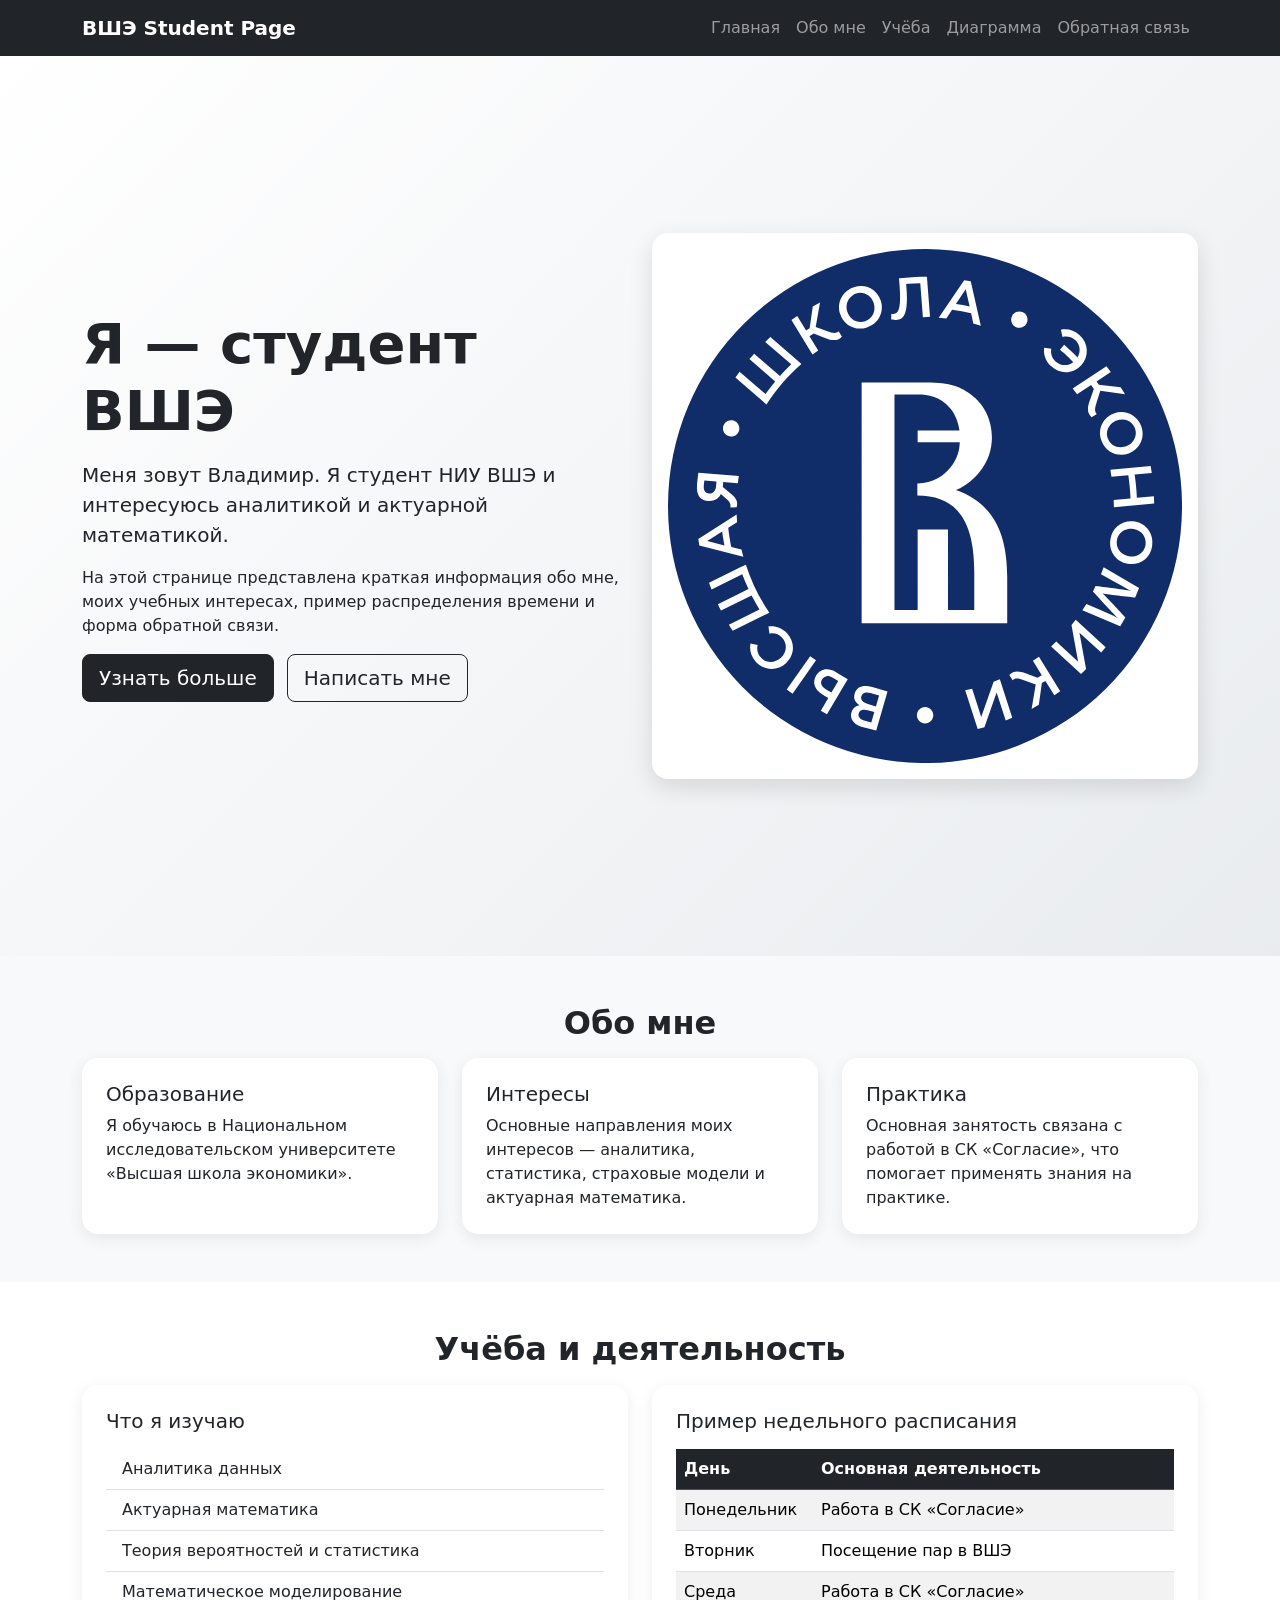
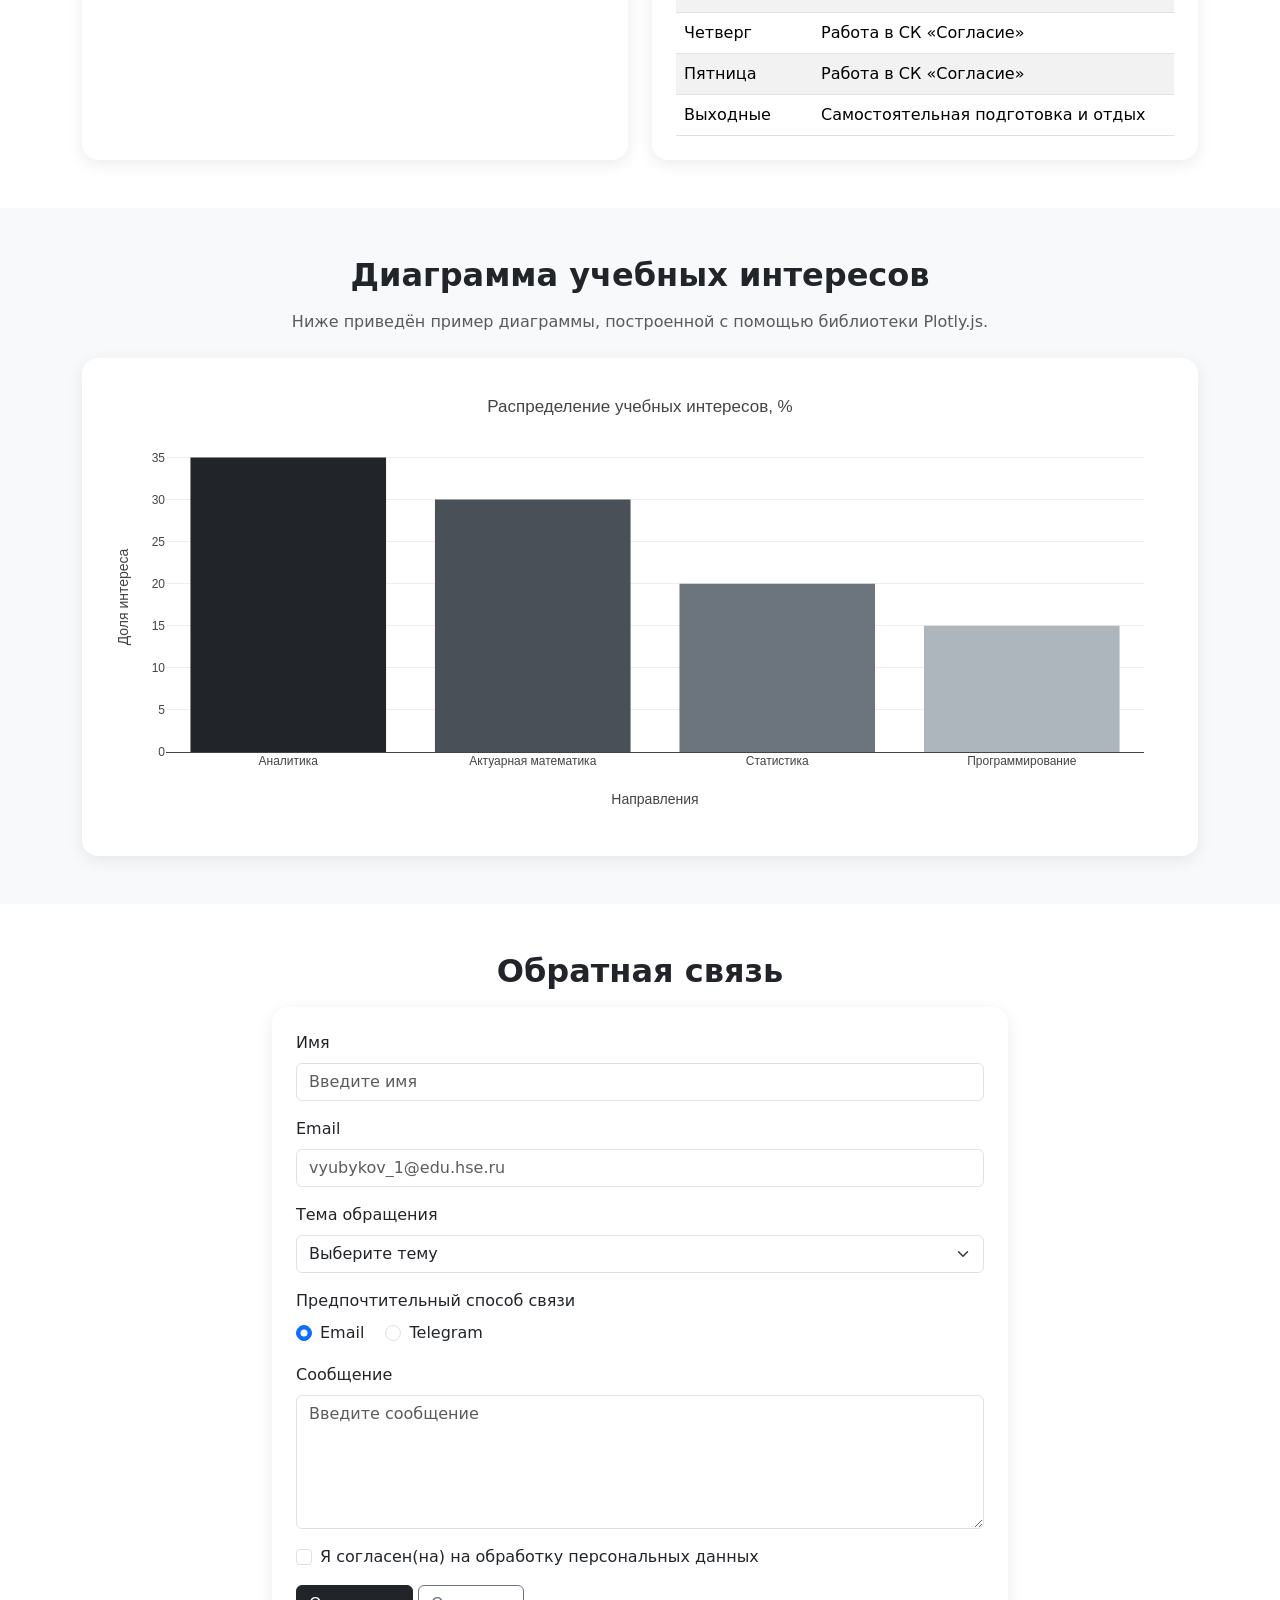
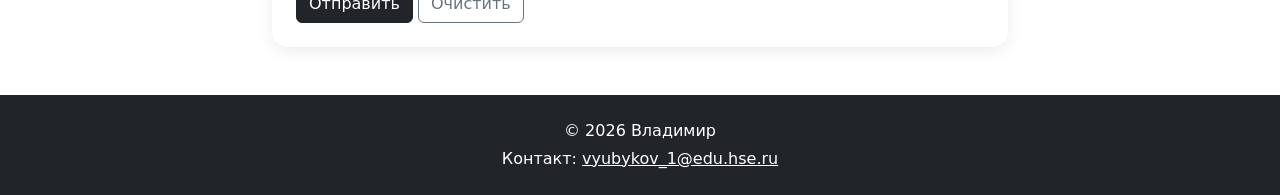
<file: index.html>
<!DOCTYPE html>
<html lang="ru">
<head>
  <meta charset="UTF-8" />
  <meta name="viewport" content="width=device-width, initial-scale=1" />
  <title>Я — студент ВШЭ</title>

  <!-- Bootstrap CSS -->
  <link
    href="https://cdn.jsdelivr.net/npm/bootstrap@5.3.8/dist/css/bootstrap.min.css"
    rel="stylesheet"
  />

  <style>
    html {
      scroll-behavior: smooth;
    }

    body {
      background: #f8f9fa;
    }

    .hero {
      min-height: 100vh;
      display: flex;
      align-items: center;
      background: linear-gradient(135deg, #ffffff 0%, #e9ecef 100%);
    }

    .section-title {
      margin-bottom: 1rem;
      font-weight: 700;
    }

    .navbar-brand {
      font-weight: 700;
    }

    .profile-img {
      max-width: 100%;
      border-radius: 1rem;
      box-shadow: 0 0.5rem 1.5rem rgba(0, 0, 0, 0.12);
      background: #fff;
      padding: 1rem;
    }

    .card {
      border: none;
      border-radius: 1rem;
      box-shadow: 0 0.25rem 1rem rgba(0, 0, 0, 0.08);
    }

    footer {
      background: #212529;
      color: white;
    }
  </style>
</head>
<body>

  <!-- Navbar -->
  <nav class="navbar navbar-expand-lg navbar-dark bg-dark sticky-top">
    <div class="container">
      <a class="navbar-brand" href="#home">ВШЭ Student Page</a>
      <button
        class="navbar-toggler"
        type="button"
        data-bs-toggle="collapse"
        data-bs-target="#mainNav"
        aria-controls="mainNav"
        aria-expanded="false"
        aria-label="Переключить навигацию"
      >
        <span class="navbar-toggler-icon"></span>
      </button>

      <div class="collapse navbar-collapse" id="mainNav">
        <ul class="navbar-nav ms-auto">
          <li class="nav-item"><a class="nav-link" href="#home">Главная</a></li>
          <li class="nav-item"><a class="nav-link" href="#about">Обо мне</a></li>
          <li class="nav-item"><a class="nav-link" href="#study">Учёба</a></li>
          <li class="nav-item"><a class="nav-link" href="#chart">Диаграмма</a></li>
          <li class="nav-item"><a class="nav-link" href="#contact">Обратная связь</a></li>
        </ul>
      </div>
    </div>
  </nav>

  <!-- Hero -->
  <section id="home" class="hero">
    <div class="container">
      <div class="row align-items-center gy-4">
        <div class="col-lg-6">
          <h1 class="display-4 fw-bold mb-3">Я — студент ВШЭ</h1>
          <p class="lead">
            Меня зовут Владимир. Я студент НИУ ВШЭ и интересуюсь
            аналитикой и актуарной математикой.
          </p>
          <p>
            На этой странице представлена краткая информация обо мне,
            моих учебных интересах, пример распределения времени и форма обратной связи.
          </p>
          <a href="#about" class="btn btn-dark btn-lg me-2">Узнать больше</a>
          <a href="#contact" class="btn btn-outline-dark btn-lg">Написать мне</a>
        </div>

        <div class="col-lg-6 text-center">
          <img src="assets/hse.svg" alt="Символика ВШЭ" class="profile-img img-fluid" />
        </div>
      </div>
    </div>
  </section>

  <!-- About -->
  <section id="about" class="py-5">
    <div class="container">
      <h2 class="section-title text-center">Обо мне</h2>
      <div class="row g-4">
        <div class="col-md-4">
          <div class="card h-100 p-4">
            <h3 class="h5">Образование</h3>
            <p class="mb-0">
              Я обучаюсь в Национальном исследовательском университете
              «Высшая школа экономики».
            </p>
          </div>
        </div>

        <div class="col-md-4">
          <div class="card h-100 p-4">
            <h3 class="h5">Интересы</h3>
            <p class="mb-0">
              Основные направления моих интересов —
              аналитика, статистика, страховые модели и актуарная математика.
            </p>
          </div>
        </div>

        <div class="col-md-4">
          <div class="card h-100 p-4">
            <h3 class="h5">Практика</h3>
            <p class="mb-0">
              Основная занятость связана с работой в СК «Согласие»,
              что помогает применять знания на практике.
            </p>
          </div>
        </div>
      </div>
    </div>
  </section>

  <!-- Study -->
  <section id="study" class="py-5 bg-white">
    <div class="container">
      <h2 class="section-title text-center">Учёба и деятельность</h2>

      <div class="row g-4 align-items-stretch">
        <div class="col-lg-6">
          <div class="card h-100 p-4">
            <h3 class="h5 mb-3">Что я изучаю</h3>
            <ul class="list-group list-group-flush">
              <li class="list-group-item">Аналитика данных</li>
              <li class="list-group-item">Актуарная математика</li>
              <li class="list-group-item">Теория вероятностей и статистика</li>
              <li class="list-group-item">Математическое моделирование</li>
            </ul>
          </div>
        </div>

        <div class="col-lg-6">
          <div class="card h-100 p-4">
            <h3 class="h5 mb-3">Пример недельного расписания</h3>
            <div class="table-responsive">
              <table class="table table-striped table-hover align-middle mb-0">
                <thead class="table-dark">
                  <tr>
                    <th>День</th>
                    <th>Основная деятельность</th>
                  </tr>
                </thead>
                <tbody>
                  <tr>
                    <td>Понедельник</td>
                    <td>Работа в СК «Согласие»</td>
                  </tr>
                  <tr>
                    <td>Вторник</td>
                    <td>Посещение пар в ВШЭ</td>
                  </tr>
                  <tr>
                    <td>Среда</td>
                    <td>Работа в СК «Согласие»</td>
                  </tr>
                  <tr>
                    <td>Четверг</td>
                    <td>Работа в СК «Согласие»</td>
                  </tr>
                  <tr>
                    <td>Пятница</td>
                    <td>Работа в СК «Согласие»</td>
                  </tr>
                  <tr>
                    <td>Выходные</td>
                    <td>Самостоятельная подготовка и отдых</td>
                  </tr>
                </tbody>
              </table>
            </div>
          </div>
        </div>
      </div>

    </div>
  </section>

  <!-- Chart -->
  <section id="chart" class="py-5">
    <div class="container">
      <h2 class="section-title text-center">Диаграмма учебных интересов</h2>
      <p class="text-center text-muted mb-4">
        Ниже приведён пример диаграммы, построенной с помощью библиотеки Plotly.js.
      </p>

      <div class="card p-4">
        <div id="plotlyChart" style="width: 100%; height: 450px;"></div>
      </div>
    </div>
  </section>

  <!-- Contact -->
  <section id="contact" class="py-5 bg-white">
    <div class="container">
      <h2 class="section-title text-center">Обратная связь</h2>

      <div class="row justify-content-center">
        <div class="col-lg-8">
          <div class="card p-4">
            <form>
              <div class="mb-3">
                <label for="name" class="form-label">Имя</label>
                <input type="text" class="form-control" id="name" placeholder="Введите имя" required />
              </div>

              <div class="mb-3">
                <label for="email" class="form-label">Email</label>
                <input
                  type="email"
                  class="form-control"
                  id="email"
                  placeholder="vyubykov_1@edu.hse.ru"
                  required
                />
              </div>

              <div class="mb-3">
                <label for="topic" class="form-label">Тема обращения</label>
                <select class="form-select" id="topic" required>
                  <option selected disabled>Выберите тему</option>
                  <option>Учёба</option>
                  <option>Аналитика</option>
                  <option>Актуарная математика</option>
                  <option>Работа</option>
                  <option>Другое</option>
                </select>
              </div>

              <div class="mb-3">
                <label class="form-label d-block">Предпочтительный способ связи</label>
                <div class="form-check form-check-inline">
                  <input class="form-check-input" type="radio" name="contactMethod" id="contactEmail" checked />
                  <label class="form-check-label" for="contactEmail">Email</label>
                </div>
                <div class="form-check form-check-inline">
                  <input class="form-check-input" type="radio" name="contactMethod" id="contactTelegram" />
                  <label class="form-check-label" for="contactTelegram">Telegram</label>
                </div>
              </div>

              <div class="mb-3">
                <label for="message" class="form-label">Сообщение</label>
                <textarea
                  class="form-control"
                  id="message"
                  rows="5"
                  placeholder="Введите сообщение"
                  required
                ></textarea>
              </div>

              <div class="form-check mb-3">
                <input class="form-check-input" type="checkbox" id="agree" required />
                <label class="form-check-label" for="agree">
                  Я согласен(на) на обработку персональных данных
                </label>
              </div>

              <button type="submit" class="btn btn-dark">Отправить</button>
              <button type="reset" class="btn btn-outline-secondary">Очистить</button>
            </form>
          </div>
        </div>
      </div>
    </div>
  </section>

  <footer class="py-4">
    <div class="container text-center">
      <p class="mb-1">© 2026 Владимир</p>
      <p class="mb-0">
        Контакт:
        <a href="mailto:vyubykov_1@edu.hse.ru" class="text-white">
          vyubykov_1@edu.hse.ru
        </a>
      </p>
    </div>
  </footer>

  <!-- Bootstrap JS -->
  <script
    src="https://cdn.jsdelivr.net/npm/bootstrap@5.3.8/dist/js/bootstrap.bundle.min.js"
  ></script>

  <!-- Plotly -->
  <script src="https://cdn.plot.ly/plotly-2.35.2.min.js"></script>

  <script>
    const data = [{
      x: ['Аналитика', 'Актуарная математика', 'Статистика', 'Программирование'],
      y: [35, 30, 20, 15],
      type: 'bar',
      marker: {
        color: ['#212529', '#495057', '#6c757d', '#adb5bd']
      }
    }];

    const layout = {
      title: 'Распределение учебных интересов, %',
      xaxis: {
        title: 'Направления'
      },
      yaxis: {
        title: 'Доля интереса'
      },
      margin: { t: 60, l: 60, r: 30, b: 80 }
    };

    Plotly.newPlot('plotlyChart', data, layout, {responsive: true});
  </script>
</body>
</html>
</file>
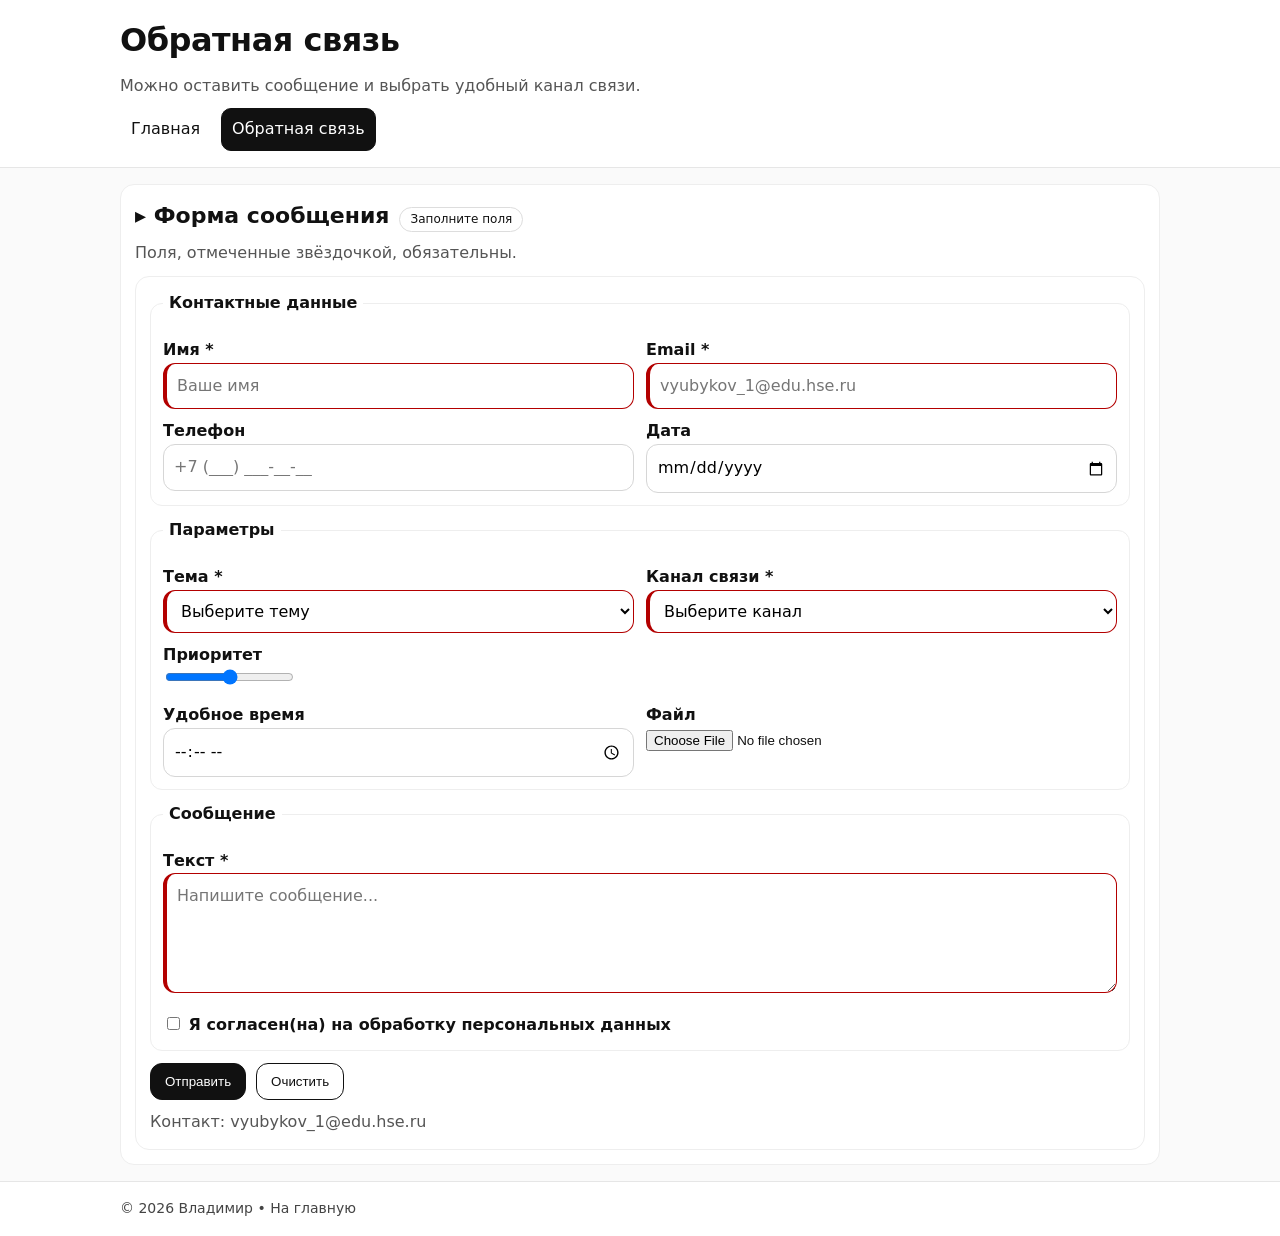
<file: feedback.html>
<!DOCTYPE html>
<html lang="ru">
<head>
  <meta charset="UTF-8" />
  <meta name="viewport" content="width=device-width, initial-scale=1" />
  <title>Обратная связь</title>
  <link rel="stylesheet" href="style.css" />

  <!-- Внутренние стили (несколько определений) -->
  <style>
    /* внутренний стиль: подсветим заголовок формы и метку обязательности */
    .form-title { display:flex; align-items:baseline; gap:10px; }
    .required-hint::after { content: " *"; font-weight: 800; }
  </style>
</head>

<body>
  <header class="site-header">
    <div class="container">
      <h1>Обратная связь</h1>
      <p class="muted" style="margin-top:0;">
        Можно оставить сообщение и выбрать удобный канал связи.
      </p>

      <nav class="nav" aria-label="Основная навигация">
        <a href="index.html"><span>Главная</span></a>
        <a href="feedback.html" aria-current="page"><span>Обратная связь</span></a>
      </nav>
    </div>
  </header>

  <main>
    <div class="container">
      <div class="card">
        <div class="form-title">
          <h2 class="section-title" style="margin:0;">Форма сообщения</h2>
          <span class="badge">Заполните поля</span>
        </div>
        <p class="muted" style="margin-top:8px;">
          Поля, отмеченные звёздочкой, обязательны.
        </p>

        <form action="#" method="post" autocomplete="on">
          <fieldset>
            <legend>Контактные данные</legend>

            <div class="row">
              <div class="col">
                <label for="name" class="required-hint">Имя</label>
                <input id="name" name="name" type="text" required placeholder="Ваше имя" />
              </div>

              <div class="col">
                <label for="email" class="required-hint">Email</label>
                <input id="email" name="email" type="email" required placeholder="vyubykov_1@edu.hse.ru" />
              </div>
            </div>

            <div class="row">
              <div class="col">
                <label for="phone">Телефон</label>
                <input id="phone" name="phone" type="tel" placeholder="+7 (___) ___-__-__" />
              </div>
              <div class="col">
                <label for="date">Дата</label>
                <input id="date" name="date" type="date" />
              </div>
            </div>
          </fieldset>

          <fieldset>
            <legend>Параметры</legend>

            <div class="row">
              <div class="col">
                <label for="topic" class="required-hint">Тема</label>
                <select id="topic" name="topic" required>
                  <option value="" selected disabled>Выберите тему</option>
                  <option value="study">Учёба</option>
                  <option value="work">Работа</option>
                  <option value="math">Актуарная математика</option>
                  <option value="analytics">Аналитика</option>
                  <option value="other">Другое</option>
                </select>
              </div>

              <div class="col">
                <label for="channel" class="required-hint">Канал связи</label>
                <select id="channel" name="channel" required>
                  <option value="" selected disabled>Выберите канал</option>
                  <option value="email">Email</option>
                  <option value="phone">Телефон</option>
                  <option value="telegram">Telegram</option>
                </select>
              </div>
            </div>

            <label for="priority">Приоритет</label>
            <input id="priority" name="priority" type="range" min="1" max="5" value="3" />

            <div class="row">
              <div class="col">
                <label for="time">Удобное время</label>
                <input id="time" name="time" type="time" />
              </div>
              <div class="col">
                <label for="file">Файл</label>
                <input id="file" name="file" type="file" accept=".pdf,.png,.jpg,.jpeg" />
              </div>
            </div>
          </fieldset>

          <fieldset>
            <legend>Сообщение</legend>

            <label for="message" class="required-hint">Текст</label>
            <textarea id="message" name="message" required placeholder="Напишите сообщение..."></textarea>

            <label style="margin-top:12px;">
              <input type="checkbox" name="agree" required />
              Я согласен(на) на обработку персональных данных
            </label>
          </fieldset>

          <div class="actions">
            <button class="btn" type="submit">Отправить</button>
            <button class="btn secondary" type="reset">Очистить</button>
          </div>

          <p class="muted" style="margin-bottom:0;">
            Контакт: <a href="mailto:vyubykov_1@edu.hse.ru">vyubykov_1@edu.hse.ru</a>
          </p>
        </form>
      </div>
    </div>
  </main>

  <footer class="site-footer">
    <div class="container">
      <p style="margin:0;">© 2026 Владимир • <a href="index.html">На главную</a></p>
    </div>
  </footer>
</body>
</html>
</file>
<file: style.css>
/* ====== Base / Reset ====== */
* { box-sizing: border-box; }
html { scroll-behavior: smooth; }

body {
  margin: 0;
  font-family: system-ui, -apple-system, Segoe UI, Roboto, Arial, sans-serif;
  line-height: 1.55;
  color: #111;
  background: #fafafa;
}

/* Элементный селектор + комбинации */
header, main, footer { padding: 16px; }
a { color: inherit; text-decoration: none; }
a:hover { text-decoration: underline; }                 /* псевдо-класс */
a:focus-visible { outline: 3px solid #111; outline-offset: 2px; } /* псевдо-класс */

/* ====== Layout ====== */
.container {
  max-width: 1040px;
  margin: 0 auto;
}

.site-header {
  background: #fff;
  border-bottom: 1px solid #e6e6e6;
  position: sticky;       /* position */
  top: 0;                 /* position */
  z-index: 10;            /* position */
}

.site-footer {
  background: #fff;
  border-top: 1px solid #e6e6e6;
  color: #444;
  font-size: 14px;
}

.grid {
  display: flex;          /* flexbox */
  gap: 16px;
  align-items: flex-start;
}

.main-col { flex: 2; min-width: 0; }
.side-col { flex: 1; min-width: 260px; }

/* @media */
@media (max-width: 860px) {
  .grid { flex-direction: column; }
  .side-col { min-width: 0; }
}

/* ====== Typography ====== */
h1 { margin: 0 0 8px; font-size: 32px; letter-spacing: -0.5px; }
h2 { margin: 20px 0 10px; font-size: 22px; }
h3 { margin: 16px 0 8px; font-size: 18px; }
p { margin: 10px 0; }
.muted { color: #555; }
.badge {
  display: inline-block;
  border: 1px solid #ddd;
  padding: 2px 10px;
  border-radius: 999px;
  font-size: 12px;
  background: #fff;
}

/* Псевдо-элемент */
.section-title::before {
  content: "▸ ";
  color: #111;
}

/* ====== Navigation ====== */
.nav {
  margin-top: 8px;
  display: flex;          /* flexbox */
  flex-wrap: wrap;
  gap: 10px;
}

.nav a {
  padding: 8px 10px;
  border-radius: 10px;
  border: 1px solid transparent;
}

.nav a[aria-current="page"] {                 /* атрибутный селектор */
  border-color: #111;
  background: #111;
  color: #fff;
}

.nav a:hover { border-color: #111; }

/* Комбинация селекторов: класс + элемент + псевдо-класс */
.nav a:hover span { text-decoration: underline; }

/* ====== Cards / Blocks ====== */
.card {
  background: #fff;
  border: 1px solid #eee;
  border-radius: 14px;
  padding: 14px;
}

.card + .card { margin-top: 12px; } /* комбинация селекторов */

/* ID селектор */
#links ul { margin: 8px 0 0; }

/* ====== Figure / Image ====== */
.figure {
  margin: 0;
  border: 1px solid #eee;
  border-radius: 14px;
  overflow: hidden;
  background: #fff;
  position: relative; /* position */
}

.figure img {
  display: block;
  width: 100%;
  height: auto;
}

.figure figcaption {
  padding: 10px 12px;
  font-size: 13px;
  color: #444;
  border-top: 1px solid #eee;
}

/* ====== Lists styling ====== */
ul.clean {
  list-style: none;       /* визуализация списков */
  padding: 0;
  margin: 8px 0 0;
}

ul.clean li {
  padding-left: 22px;
  position: relative;
  margin: 8px 0;
}

ul.clean li::before {      /* псевдо-элемент */
  content: "•";
  position: absolute;
  left: 8px;
}

ol.steps {
  padding-left: 20px;
}

ol.steps li { margin: 6px 0; }

/* ====== Table ====== */
.table {
  width: 100%;
  border-collapse: collapse;
  background: #fff;
  border: 1px solid #eee;
  border-radius: 14px;
  overflow: hidden;
}

.table th, .table td {
  padding: 10px;
  border-bottom: 1px solid #eee;
  vertical-align: top;
}

.table th {
  background: #f6f6f6;
  text-align: left;
  font-weight: 700;
}

/* Комбинация: класс + псевдо-класс */
.table tbody tr:hover { background: #fafafa; }

/* ====== Forms ====== */
form {
  background: #fff;
  border: 1px solid #eee;
  border-radius: 14px;
  padding: 14px;
}

fieldset {
  border: 1px solid #eee;
  border-radius: 12px;
  padding: 12px;
  margin: 0 0 12px;
}

legend { padding: 0 6px; font-weight: 700; }

label {
  display: block;
  margin-top: 10px;
  font-weight: 650;
}

/* Атрибутный селектор + комбинация */
input[type="text"],
input[type="email"],
input[type="tel"],
input[type="date"],
input[type="time"],
input[type="password"],
select,
textarea {
  width: 100%;
  padding: 10px;
  border-radius: 12px;
  border: 1px solid #d6d6d6;
  font: inherit;
  background: #fff;
}

textarea { min-height: 120px; resize: vertical; }

/* псевдо-класс */
input:required, textarea:required, select:required {
  border-left: 4px solid #111;
}

/* псевдо-класс */
input:invalid, textarea:invalid, select:invalid {
  border-color: #b30000;
}

/* псевдо-класс */
input:focus, textarea:focus, select:focus {
  outline: 3px solid rgba(0,0,0,.25);
  outline-offset: 2px;
}

/* Layout for form rows with flexbox */
.row {
  display: flex;      /* flexbox */
  gap: 12px;
  flex-wrap: wrap;
}

.row > .col { flex: 1; min-width: 220px; }

/* Buttons */
.actions {
  display: flex;      /* flexbox */
  gap: 10px;
  flex-wrap: wrap;
  margin-top: 12px;
}

.btn {
  padding: 10px 14px;
  border-radius: 12px;
  border: 1px solid #111;
  background: #111;
  color: #fff;
  cursor: pointer;
}

.btn.secondary {
  background: #fff;
  color: #111;
}

.btn:hover { filter: brightness(0.95); }

/* ====== Special: !important ====== */
.notice {
  background: #fff7d6 !important; /* модификатор !important */
  border: 1px solid #f1d27a;
  padding: 10px 12px;
  border-radius: 12px;
  color: #3a2a00;
}

/* ====== Utility ====== */
.kbd {
  font-family: ui-monospace, SFMono-Regular, Menlo, Consolas, "Liberation Mono", monospace;
  font-size: 0.95em;
  background: #f2f2f2;
  border: 1px solid #e2e2e2;
  border-bottom-width: 2px;
  padding: 2px 6px;
  border-radius: 8px;
}

/* ===== Map ===== */
#map {
  height: 360px;
  border-radius: 14px;
  border: 1px solid #eee;
  overflow: hidden;
}

/* ===== Chat ===== */
.chat {
  display: flex;
  flex-direction: column;
  gap: 10px;
}

.chat__top {
  display: flex;
  align-items: center;
  justify-content: space-between;
  gap: 10px;
}

.chat__status {
  display: flex;
  align-items: center;
  gap: 10px;
  font-weight: 650;
}

.dot {
  width: 10px;
  height: 10px;
  border-radius: 50%;
  background: #2db300;
  box-shadow: 0 0 0 3px rgba(45,179,0,.15);
}

.chat__messages {
  height: 320px;
  overflow: auto;
  border: 1px solid #eee;
  border-radius: 14px;
  background: #fff;
  padding: 12px;
  display: flex;
  flex-direction: column;
  gap: 10px;
}

.msg {
  max-width: 80%;
  padding: 10px 12px;
  border-radius: 14px;
  border: 1px solid #eee;
  background: #fafafa;
  position: relative;
}

.msg--me {
  align-self: flex-end;
  background: #111;
  color: #fff;
  border-color: #111;
}

.msg--bot {
  align-self: flex-start;
  background: #fff;
}

.msg__meta {
  display: block;
  margin-top: 6px;
  font-size: 12px;
  opacity: 0.75;
}

.chat__controls {
  display: flex;
  gap: 10px;
  flex-wrap: wrap;
}

#chatInput {
  flex: 1;
  min-width: 240px;
}
</file>
